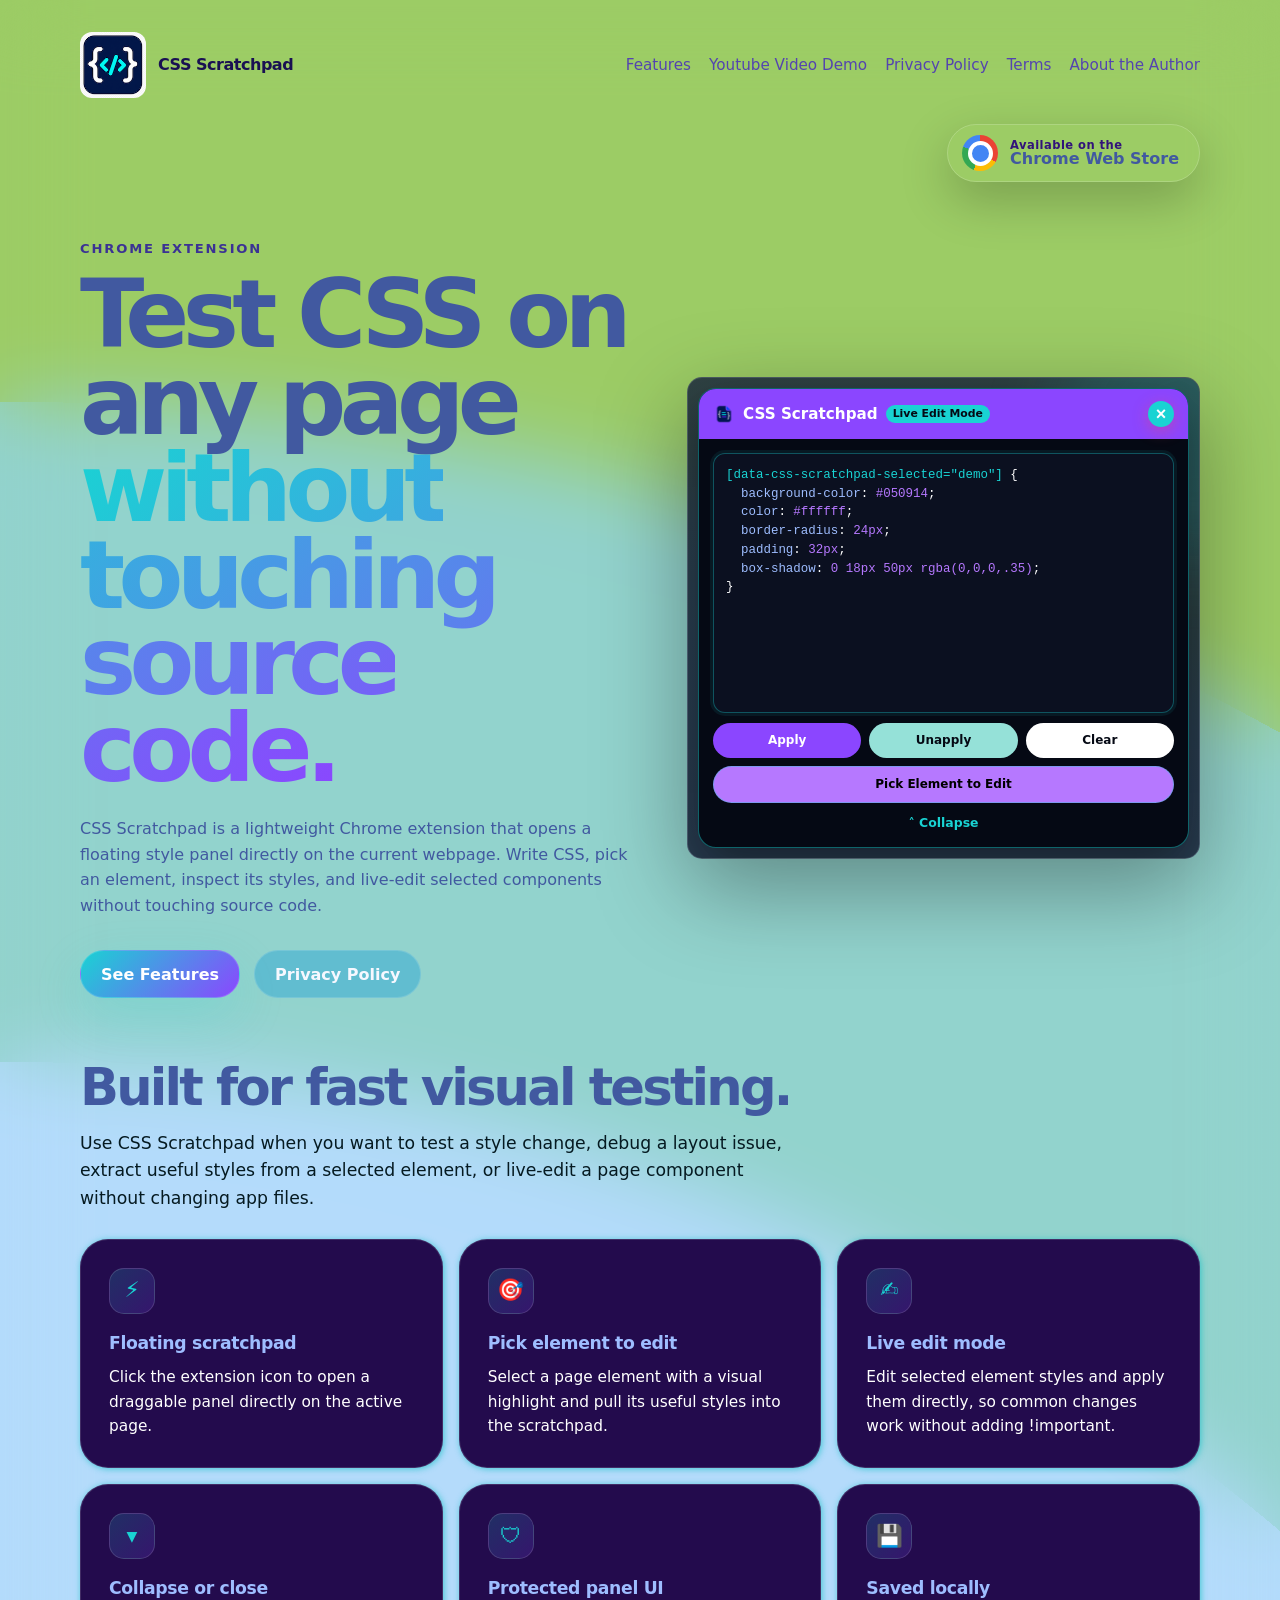
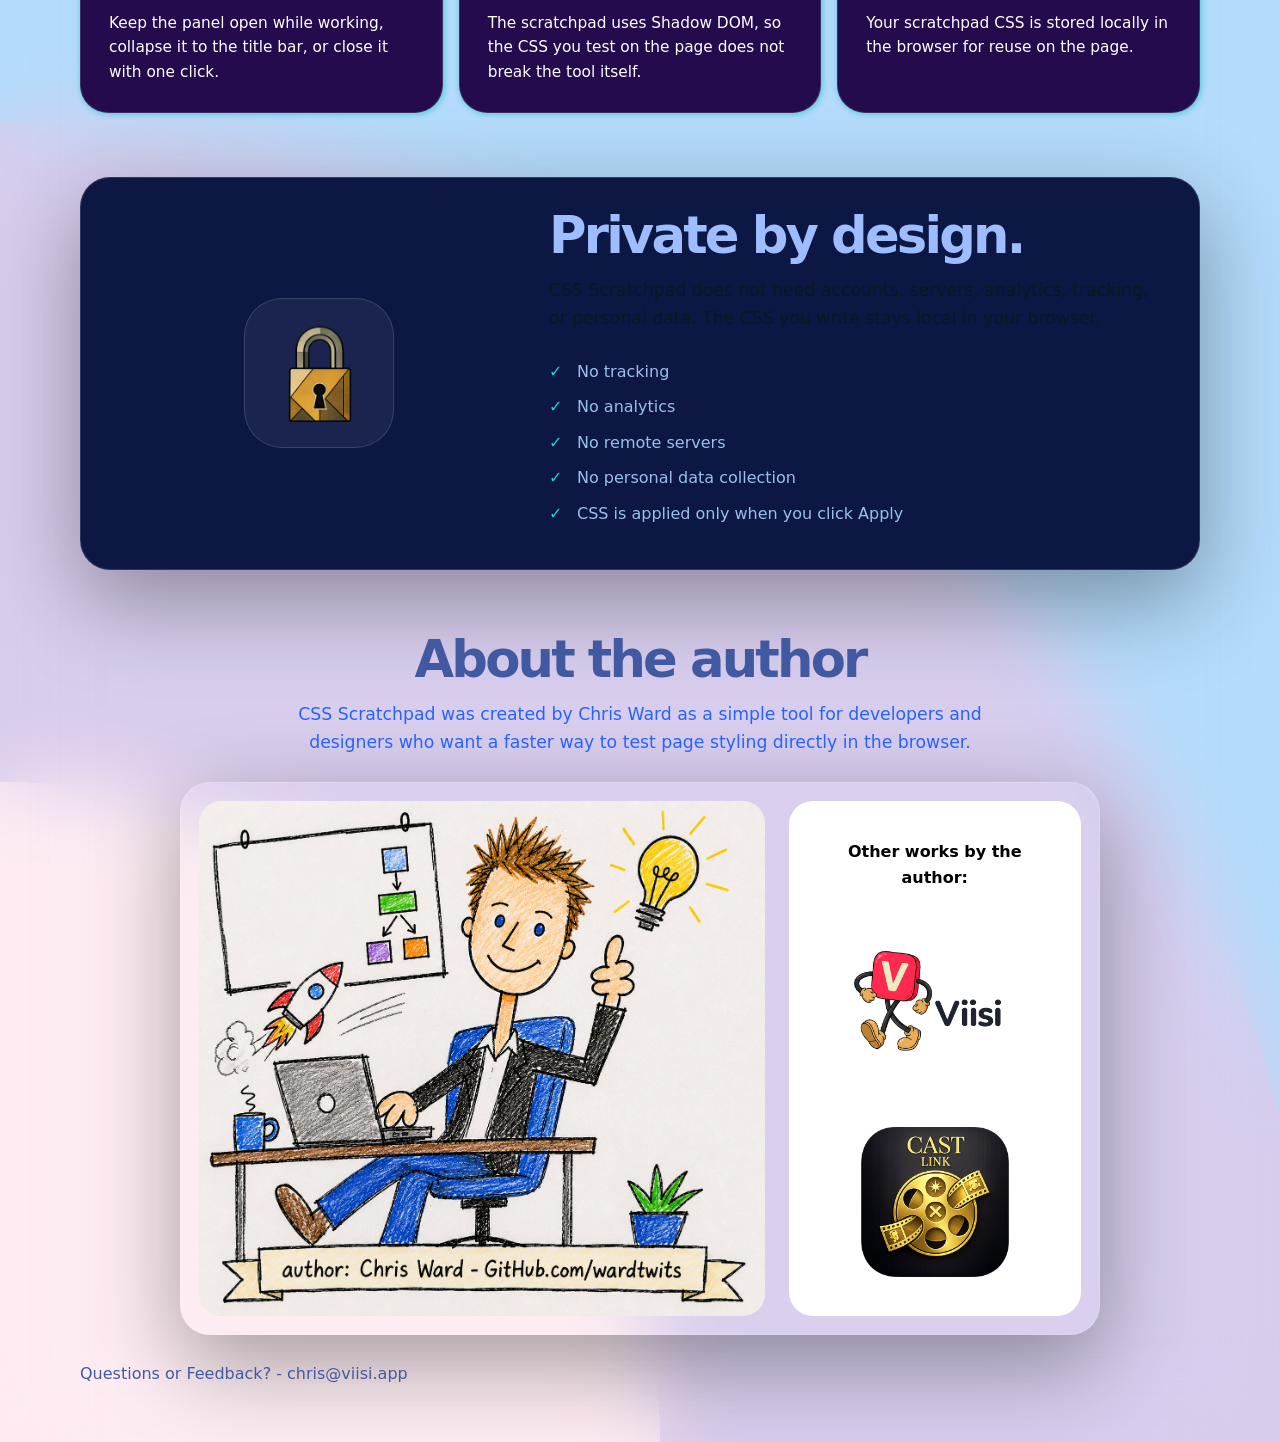
<file: index.html>
<!doctype html>
<html lang="en">
<head>
  <meta charset="utf-8" />
  <meta name="viewport" content="width=device-width, initial-scale=1" />
  <title>CSS Scratchpad</title>
  <meta
    name="description"
    content="CSS Scratchpad is a lightweight Chrome extension with a floating style panel, element picker, and live edit mode for testing CSS directly on any webpage."
  />
   <link rel="stylesheet" href="css/main.css" />
   <style>
    body {
   background-image: radial-gradient(
    circle at bottom left,
    rgb(236, 64, 122, 0.1) 20%,
    rgb(156, 204, 101, 0.2) 20%,
    rgb(126, 87, 194, 0.3) 20%,
    rgb(126, 87, 194, 0.3) 40%,
    rgb(66, 165, 245, 0.4) 40%,
    rgb(66, 165, 245, 0.4) 60%,
    rgb(38, 166, 154, 0.5) 60%,
    rgb(38, 166, 154, 0.5) 80%,
    #9ccc65 80%
  );
    backdrop-filter: blur(40px); 
     -webkit-backdrop-filter: blur(40px); 
    }
    .lock {
      width: 75%;
      height: auto;
    }
    .brand {

  display: flex;

  align-items: center;

  gap: 12px;

  color: rgb(25, 16, 82);

  font-weight: 800;

  letter-spacing: -0.03em;

  text-decoration: none;

}

.brand-logo {

  display: block;

  width: 66px;

  height: auto;

  object-fit: contain;

  border-radius: 12px;

  background: transparent;

}
    .feature-card {
box-shadow: 1px 1px 6px rgba(18, 193, 199, 0.7);
}
   </style>
</head>

<body>
  <main class="page">
<header class="site-header">

  <div class="nav">

<a class="brand" href="index.html" aria-label="CSS Scratchpad home">

  <img class="brand-logo" src="icons/icon128.png" alt="CSS Scratchpad logo" />

  <span>CSS Scratchpad</span>

</a>

    <nav class="nav-links" aria-label="Primary navigation">

      <a href="#features">Features</a>
      <a href="https://www.youtube.com/watch?v=yzAQKqkq5pc" target="_blank" rel="noopener noreferrer">Youtube Video Demo</a>

      <a href="privacy-policy.html">Privacy Policy</a>
      <a href="terms.html">Terms</a>

      <a href="#about">About the Author</a>
      

    </nav>

  </div>

  <div class="store-cta-row">

    <a class="button chrome-store-button" href="https://chromewebstore.google.com/detail/jdnkfapcdcobhmbhhinhdlhfdgpoodgl?utm_source=item-share-cb" target="_blank" rel="noopener noreferrer">

      <span class="chrome-store-icon" aria-hidden="true">

        <span></span>

      </span>

      <span>

        <small>Available on the</small>

        Chrome Web Store

      </span>

    </a>

  </div>

</header>

    <section class="hero">
      <div>
        <p class="eyebrow">Chrome Extension</p>
        <h1>
          Test CSS on any page
          <span class="gradient-text">without touching source code.</span>
        </h1>

        <p class="hero-copy">
          CSS Scratchpad is a lightweight Chrome extension that opens a floating style panel directly on the current webpage.
          Write CSS, pick an element, inspect its styles, and live-edit selected components without touching source code.
        </p>

        <div class="actions">

          <a class="button button-primary" href="#features">See Features</a>
          <a class="button button-secondary" href="privacy-policy.html">Privacy Policy</a>
        </div>
      </div>

      <aside class="mockup" aria-label="CSS Scratchpad floating panel preview">
        <div class="scratchpad-preview">
          <div class="scratchpad-titlebar">
            <div class="scratchpad-title">
              <img src="icons/action48.png" alt="" />
              <span>CSS Scratchpad</span>
              <span class="live-label">Live Edit Mode</span>
            </div>
            <button aria-label="Close preview">×</button>
          </div>

          <div class="scratchpad-body">
            <pre class="scratchpad-code"><span class="selector">[data-css-scratchpad-selected="demo"]</span> {
  <span class="property">background-color</span>: <span class="value">#050914</span>;
  <span class="property">color</span>: <span class="value">#ffffff</span>;
  <span class="property">border-radius</span>: <span class="value">24px</span>;
  <span class="property">padding</span>: <span class="value">32px</span>;
  <span class="property">box-shadow</span>: <span class="value">0 18px 50px rgba(0,0,0,.35)</span>;
}</pre>

            <div class="scratchpad-actions" aria-hidden="true">
              <span class="primary-action">Apply</span>
              <span class="btn-unapply">Unapply</span>
              <span class="btn-clear">Clear</span>
            </div>

            <div class="pick-button" aria-hidden="true">Pick Element to Edit</div>
            <div class="collapse-link">˄ Collapse</div>
          </div>
        </div>
      </aside>
    </section>

    <section id="features" class="section">
      <h2>Built for fast visual testing.</h2>
      <p class="section-intro">
        Use CSS Scratchpad when you want to test a style change, debug a layout issue,
        extract useful styles from a selected element, or live-edit a page component without changing app files.
      </p>

      <div class="feature-grid">
        <article class="feature-card">
          <div class="feature-icon">⚡</div>
          <h3>Floating scratchpad</h3>
          <p>Click the extension icon to open a draggable panel directly on the active page.</p>
        </article>

        <article class="feature-card">
          <div class="feature-icon">🎯</div>
          <h3>Pick element to edit</h3>
          <p>Select a page element with a visual highlight and pull its useful styles into the scratchpad.</p>
        </article>

        <article class="feature-card">
          <div class="feature-icon">✍️</div>
          <h3>Live edit mode</h3>
          <p>Edit selected element styles and apply them directly, so common changes work without adding !important.</p>
        </article>

        <article class="feature-card">
          <div class="feature-icon">▾</div>
          <h3>Collapse or close</h3>
          <p>Keep the panel open while working, collapse it to the title bar, or close it with one click.</p>
        </article>

        <article class="feature-card">
          <div class="feature-icon">🛡</div>
          <h3>Protected panel UI</h3>
          <p>The scratchpad uses Shadow DOM, so the CSS you test on the page does not break the tool itself.</p>
        </article>

        <article class="feature-card">
          <div class="feature-icon">💾</div>
          <h3>Saved locally</h3>
          <p>Your scratchpad CSS is stored locally in the browser for reuse on the page.</p>
        </article>
      </div>
    </section>

    <section id="privacy" class="section">
      <div class="privacy-panel">
        <div class="privacy-badge" aria-hidden="true"><img class="lock" src="images/lock.png"></div>

        <div>
          <h2>Private by design.</h2>
          <p class="section-intro">
            CSS Scratchpad does not need accounts, servers, analytics, tracking, or personal data.
            The CSS you write stays local in your browser.
          </p>

          <ul class="privacy-list">
            <li>No tracking</li>
            <li>No analytics</li>
            <li>No remote servers</li>
            <li>No personal data collection</li>
            <li>CSS is applied only when you click Apply</li>
          </ul>
        </div>
      </div>
    </section>



<section id="about" class="section author"> 

  <h2>About the author</h2>

  <p class="section-intro author-intro">

    CSS Scratchpad was created by Chris Ward as a simple tool for developers and designers who want a faster way

    to test page styling directly in the browser.

  </p>

  <div class="author-card">

    <a class="author-image-link" href="https://www.github.com/wardtwits" target="_blank" rel="noopener noreferrer">

      <img src="images/author.png" alt="Illustration of Chris Ward working at a desk with a laptop, rocket, flowchart, and lightbulb." />

    </a>

    <div class="other-works">

      <span>Other works by the author:</span>

      <a class="viisi" href="https://viisi.app/" target="_blank" rel="noopener noreferrer">

        <img src="images/ViisiLogo.png" alt="Viisi - A Satisfying Game" />

      </a>

      <a class="castlink" href="https://castlink.app/" target="_blank" rel="noopener noreferrer">

        <img src="images/CastLinkLogo.png" alt="CastLink - Movie/TV Connections" />

      </a>


    </div>

  </div>

</section>
<br>
    <footer class="footer">
        Questions or Feedback? - chris@viisi.app
    </footer>
  </main>
</body>
</html>
</file>
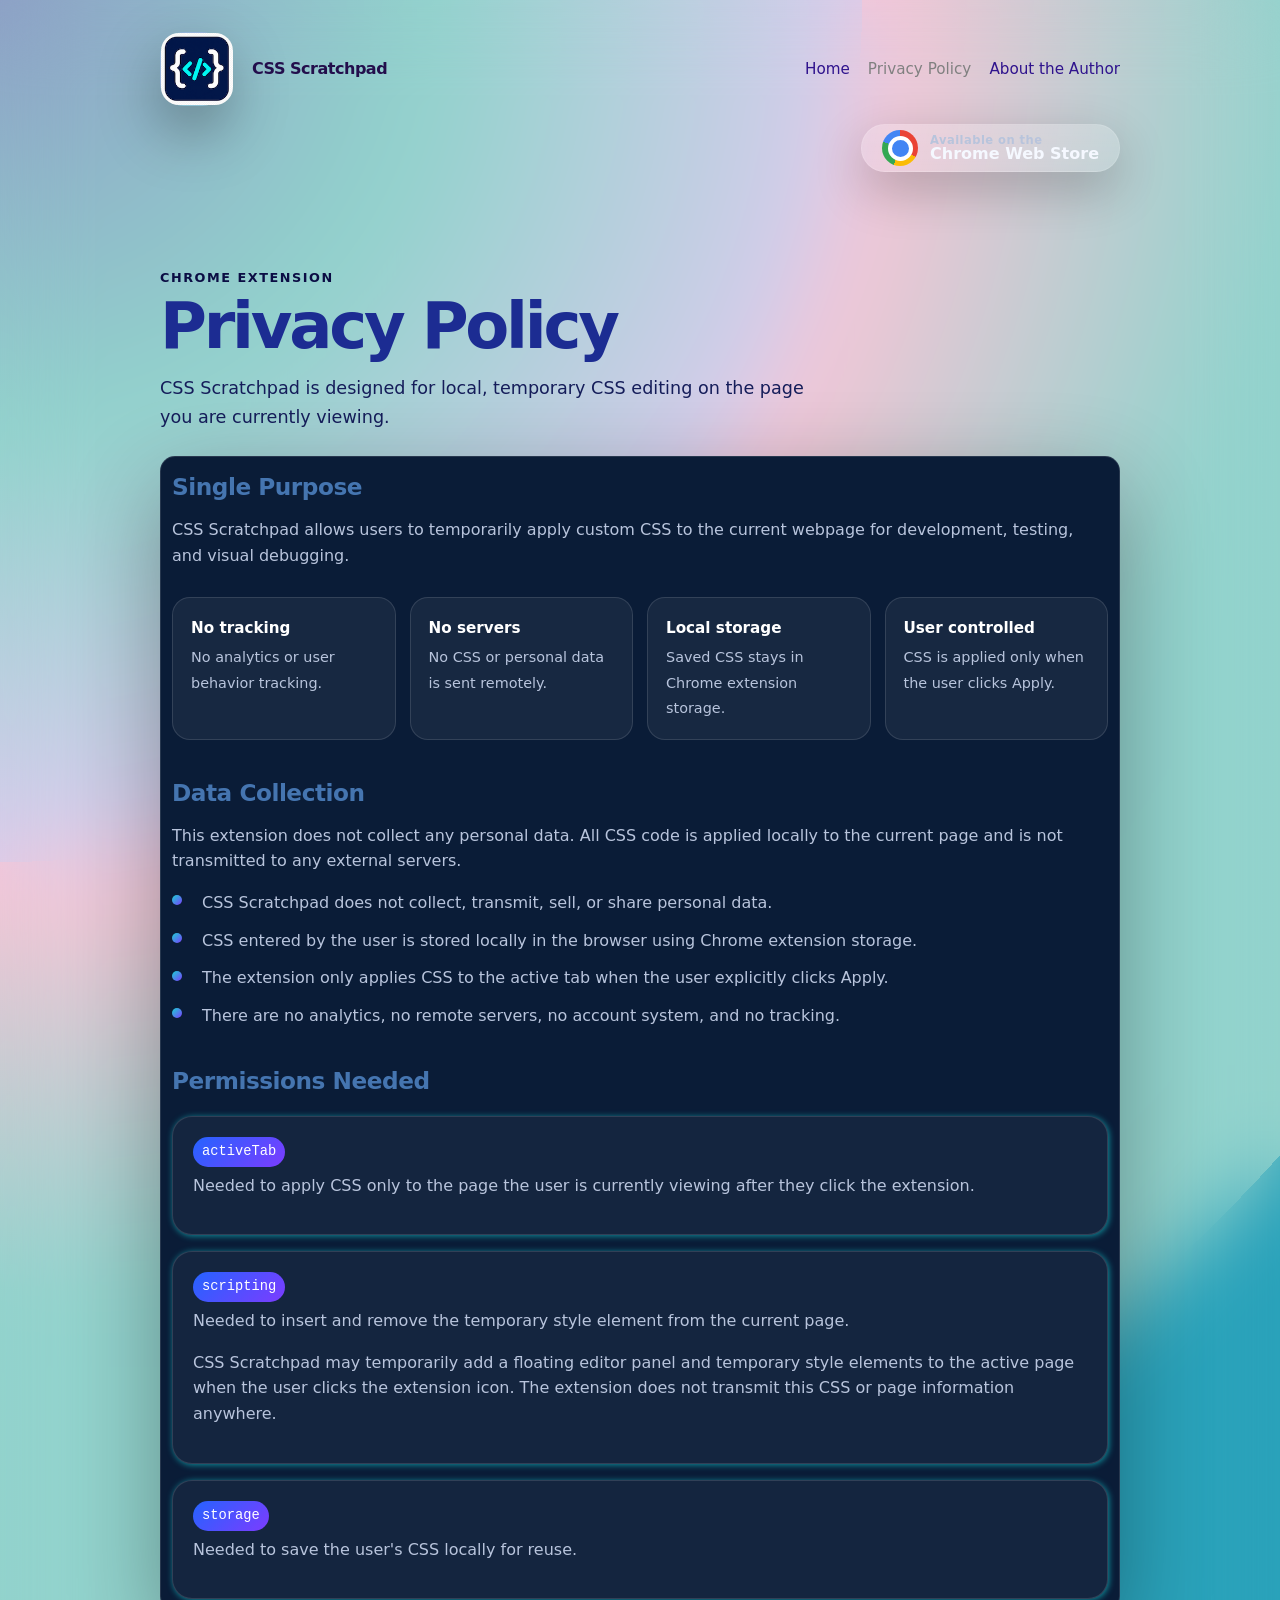
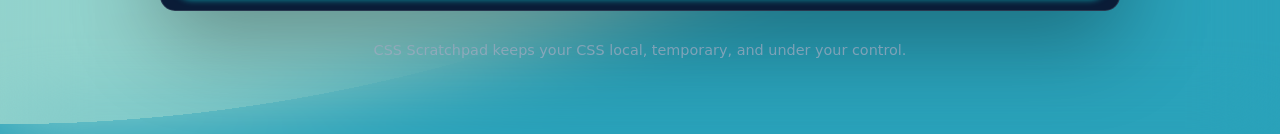
<file: privacy-policy.html>
<!doctype html>
<html lang="en">
<head>
  <meta charset="utf-8" />
  <meta name="viewport" content="width=device-width, initial-scale=1" />
  <title>CSS Scratchpad Privacy Policy</title>

  <style>
    :root {
      --bg: #081226;
      --panel: #0f1f3d;
      --panel-light: #14294f;
      --text: #f5f8ff;
      --muted: #b8c4dc;
      --cyan: #19d3d3;
      --blue: #2563ff;
      --purple: #7c3cff;
      --border: rgba(255, 255, 255, 0.12);
    }

    * {
      box-sizing: border-box;
    }

    body {
      margin: 0;
      min-height: 100vh;
      font-family: Inter, ui-sans-serif, system-ui, -apple-system, BlinkMacSystemFont, "Segoe UI", sans-serif;
      color: rgb(28, 44, 146);
      background:
        radial-gradient(circle at top left, rgba(37, 99, 255, 0.32), transparent 34rem),
        radial-gradient(circle at top right, rgba(124, 60, 255, 0.22), transparent 30rem),
        linear-gradient(135deg, #050a16 0%, var(--bg) 100%);
      line-height: 1.6;
    }

    .page {
      width: min(960px, calc(100% - 32px));
      margin: 0 auto;
      padding: 56px 0;
    }
  
    body {
   background-image: radial-gradient(
    circle at top left,
   rgba(28, 66, 141, 0.5),
    rgb(38, 166, 154, 0.5) 20%,
    rgb(126, 87, 194, 0.3) 40%,
    rgba(31, 94, 146, 0.7) 40%,
    rgb(236, 64, 122, 0.3) 20%,
    rgb(38, 166, 154, 0.5) 60%,
    rgb(38, 166, 154, 0.5) 80%,
    rgb(236, 64, 122, 0.7) 80%,
    rgb(156, 204, 101, 0.5) 80%,
    #2aa2ba 60%
  );
    backdrop-filter: blur(40px); 
     -webkit-backdrop-filter: blur(40px); 
    }
    .hero {
      display: flex;
      align-items: center;
      gap: 24px;
      margin-bottom: 32px;
    }

    .logo-wrap {
      width: 66px;
      height: auto;
      flex: 0 0 auto;
      display: grid;
      place-items: center;
      border-radius: 24px;
      background: linear-gradient(135deg, rgba(25, 211, 211, 0.2), rgba(124, 60, 255, 0.18));
      border: 1px solid var(--border);
      box-shadow: 0 24px 60px rgba(0, 0, 0, 0.35);
     
    }

    .logo-wrap img {
      width: 72px;
      height: 72px;
      display: block;
      border-radius: 18px;
    }

    .eyebrow {
      margin: 0 0 6px;
      color: rgb(11, 13, 68);
      font-size: 0.8rem;
      font-weight: 700;
      letter-spacing: 0.12em;
      text-transform: uppercase;
    }

    h1 {
      margin: 0;
      font-size: clamp(2.25rem, 6vw, 4rem);
      line-height: 1;
      letter-spacing: -0.05em;
    }

    .subtitle {
      max-width: 680px;
      margin: 16px 0 0;
      color: rgb(21, 29, 90);
      font-size: 1.1rem;
    }

    .card {
      padding: 11px;
      border: 1px solid var(--border);
      border-radius: 15px;
      background:rgb(10, 28, 55);
      box-shadow: 0 30px 90px rgba(0, 0, 0, 0.32);
      backdrop-filter: blur(16px);
      h2 {
        color: rgb(69, 117, 176);
      }
    }

    .summary-grid {
      display: grid;
      grid-template-columns: repeat(4, 1fr);
      gap: 14px;
      margin: 28px 0;
    }

    .summary-item {
      padding: 18px;
      border-radius: 18px;
      background: rgba(255, 255, 255, 0.055);
      border: 1px solid var(--border);
    }

    .summary-item strong {
      display: block;
      margin-bottom: 4px;
      font-size: 0.95rem;
      color:white;
    }

    .summary-item span {
      color: var(--muted);
      font-size: 0.9rem;
    }

    h2 {
      margin: 34px 0 12px;
      font-size: 1.45rem;
      letter-spacing: -0.02em;
    }

    h2:first-child {
      margin-top: 0;
    }

    p {
      margin: 0 0 16px;
      color: var(--muted);
    }

    ul {
      margin: 12px 0 0;
      padding: 0;
      list-style: none;
    }

    li {
      position: relative;
      margin: 12px 0;
      padding-left: 30px;
      color: var(--muted);
    }

    li::before {
      content: "";
      position: absolute;
      left: 0;
      top: 0.65em;
      width: 10px;
      height: 10px;
      border-radius: 999px;
      background: linear-gradient(135deg, var(--cyan), var(--purple));
      transform: translateY(-50%);
    }

    .permission {
      margin-top: 16px;
      padding: 20px;
      border-radius: 20px;
      background: rgba(255,255,255,0.045);
      border: 1px solid var(--border);
    }

    .permission code {
      display: inline-block;
      margin-bottom: 6px;
      padding: 4px 9px;
      border-radius: 999px;
      color: white;
      background: linear-gradient(135deg, var(--blue), var(--purple));
      font-family: ui-monospace, SFMono-Regular, Menlo, Monaco, Consolas, monospace;
      font-size: 0.86rem;
    }

    .footer {
      margin-top: 28px;
      color: rgba(184, 196, 220, 0.72);
      font-size: 0.9rem;
      text-align: center;
    }

    @media (max-width: 720px) {
.nav {

  align-items: flex-start;

  flex-direction: column;

}

.nav-links {

  flex-wrap: wrap;

}
      .hero {
        align-items: flex-start;
        flex-direction: column;
      }

      .summary-grid {
        grid-template-columns: repeat(2, 1fr);
      }

      .card {
        padding: 24px;
      }
    }

    @media (max-width: 440px) {
      .summary-grid {
        grid-template-columns: 1fr;
      }
    }
    .site-header {

  margin-bottom: 40px;

}

.store-cta-row {

  width: min(960px, calc(100% - 32px));

  margin: 18px auto 0;

  display: flex;

  justify-content: flex-end;

}
    .permission {
box-shadow: 1px 1px 6px rgba(18, 193, 199, 0.7);
}

.nav {

  width: min(960px, calc(100% - 32px));

  margin: 0 auto;

  padding-top: 32px;

  display: flex;

  align-items: center;

  justify-content: space-between;

  gap: 16px;

}

.brand {
  display: flex;
  align-items: center;
  gap: 12px;
  font-weight: 800;
  letter-spacing: -0.03em;
  span {margin-left: 14px; color:rgb(35, 14, 76);}
}

.brand-mark {
  width: 44px;
  height: 44px;
  display: grid;
  place-items: center;
  border-radius: 14px;
  background: linear-gradient(135deg, rgba(25, 211, 211, 0.18), rgba(124, 60, 255, 0.18));
  border: 1px solid var(--border);
  box-shadow: 0 16px 40px rgba(0, 0, 0, 0.28);
  font-size: 1.25rem;
}

.nav-links {
  display: flex;
  align-items: center;
  gap: 18px;
  color: rgb(47, 19, 141);
  font-size: 0.95rem;
  span {
    color: grey;
  }
}

.nav-links a {
  color: inherit;
  text-decoration: none;
}

.nav-links a:hover {
  color: var(--text);
}
.brand {

  color: var(--text);

  text-decoration: none;

}
.chrome-store-button {
  min-height: 58px;
  gap: 12px;
  padding: 8px 20px 8px 14px;
  color: var(--text);
  background:
    linear-gradient(180deg, rgba(255,255,255,0.12), rgba(255,255,255,0.05)),
    rgba(255, 255, 255, 0.08);
  border: 1px solid rgba(255, 255, 255, 0.18);
  box-shadow: 0 18px 50px rgba(0, 0, 0, 0.22);
}

.chrome-store-button:hover {
  transform: translateY(-1px);
  background:
    linear-gradient(180deg, rgba(255,255,255,0.16), rgba(255,255,255,0.07)),
    rgba(255, 255, 255, 0.1);
}

.chrome-store-button span:last-child {
  display: flex;
  flex-direction: column;
  align-items: flex-start;
  line-height: 1.05;
}

.chrome-store-button small {
  color: var(--muted);
  font-size: 0.72rem;
  font-weight: 700;
  letter-spacing: 0.04em;
}

.chrome-store-icon {
  width: 36px;
  height: 36px;
  position: relative;
  display: grid;
  place-items: center;
  flex: 0 0 auto;
  border-radius: 999px;
  background:
    conic-gradient(
      #ea4335 0deg 120deg,
      #fbbc05 120deg 200deg,
      #34a853 200deg 290deg,
      #4285f4 290deg 360deg
    );
}

.chrome-store-icon::before {
  content: "";
  position: absolute;
  width: 17px;
  height: 17px;
  border-radius: 999px;
  background: #4285f4;
  border: 4px solid #ffffff;
}

.chrome-store-icon span {
  display: none;
}
    .actions {
      display: flex;
      flex-wrap: wrap;
      gap: 14px;
      margin-top: 32px;
    }
    .button {

  display: inline-flex;

  align-items: center;

  justify-content: center;

  min-height: 48px;

  padding: 0 20px;

  border-radius: 999px;

  font-weight: 800;

  text-decoration: none;

  border: 1px solid var(--border);

}
  </style>
   
</head>

<body>
<header class="site-header">

  <div class="nav">

    <a class="brand" href="index.html" aria-label="CSS Scratchpad home">

            <div class="logo-wrap">
        <img src="icons/icon128.png" alt="CSS Scratchpad logo" />
      </div>

      <span>CSS Scratchpad</span>

    </a>

    <nav class="nav-links" aria-label="Primary navigation">

      <a href="index.html">Home</a>
      <span>Privacy Policy</span>
      <a href="index.html#about">About the Author</a>

    </nav>

  </div>

  <div class="store-cta-row">

    <a class="button chrome-store-button" href="https://chromewebstore.google.com/detail/jdnkfapcdcobhmbhhinhdlhfdgpoodgl?utm_source=item-share-cb" target="_blank" rel="noopener noreferrer">

      <span class="chrome-store-icon" aria-hidden="true">

        <span></span>

      </span>

      <span>

        <small>Available on the</small>

        Chrome Web Store

      </span>

    </a>

  </div>

</header>
    
  <main class="page">


      <div>
        <p class="eyebrow">Chrome Extension</p>
        <h1>Privacy Policy</h1>
        <p class="subtitle">
          CSS Scratchpad is designed for local, temporary CSS editing on the page you are currently viewing.
        </p>
      </div>
    </section>
<br>
    <section class="card">
      <h2>Single Purpose</h2>
      <p>
        CSS Scratchpad allows users to temporarily apply custom CSS to the current webpage for development,
        testing, and visual debugging.
      </p>

      <div class="summary-grid" aria-label="Privacy summary">
        <div class="summary-item">
          <strong>No tracking</strong>
          <span>No analytics or user behavior tracking.</span>
        </div>

        <div class="summary-item">
          <strong>No servers</strong>
          <span>No CSS or personal data is sent remotely.</span>
        </div>

        <div class="summary-item">
          <strong>Local storage</strong>
          <span>Saved CSS stays in Chrome extension storage.</span>
        </div>

        <div class="summary-item">
          <strong>User controlled</strong>
          <span>CSS is applied only when the user clicks Apply.</span>
        </div>
      </div>

      <h2>Data Collection</h2>
      <p>
        This extension does not collect any personal data. All CSS code is applied locally to the current page
        and is not transmitted to any external servers.
      </p>

      <ul>
        <li>CSS Scratchpad does not collect, transmit, sell, or share personal data.</li>
        <li>CSS entered by the user is stored locally in the browser using Chrome extension storage.</li>
        <li>The extension only applies CSS to the active tab when the user explicitly clicks Apply.</li>
        <li>There are no analytics, no remote servers, no account system, and no tracking.</li>
      </ul>

      <h2>Permissions Needed</h2>

      <div class="permission">
        <code>activeTab</code>
        <p>
          Needed to apply CSS only to the page the user is currently viewing after they click the extension.
        </p>
      </div>

      <div class="permission">
        <code>scripting</code>
        <p>
          Needed to insert and remove the temporary style element from the current page.
        </p>
        <p>CSS Scratchpad may temporarily add a floating editor panel and temporary style elements to the active page when the user clicks the extension icon. The extension does not transmit this CSS or page information anywhere.</p>
      </div>

      <div class="permission">
        <code>storage</code>
        <p>
          Needed to save the user's CSS locally for reuse.
        </p>
      </div>
    </section>

    <p class="footer">
      CSS Scratchpad keeps your CSS local, temporary, and under your control.
    </p>
  </main>
</body>
</html>
</file>
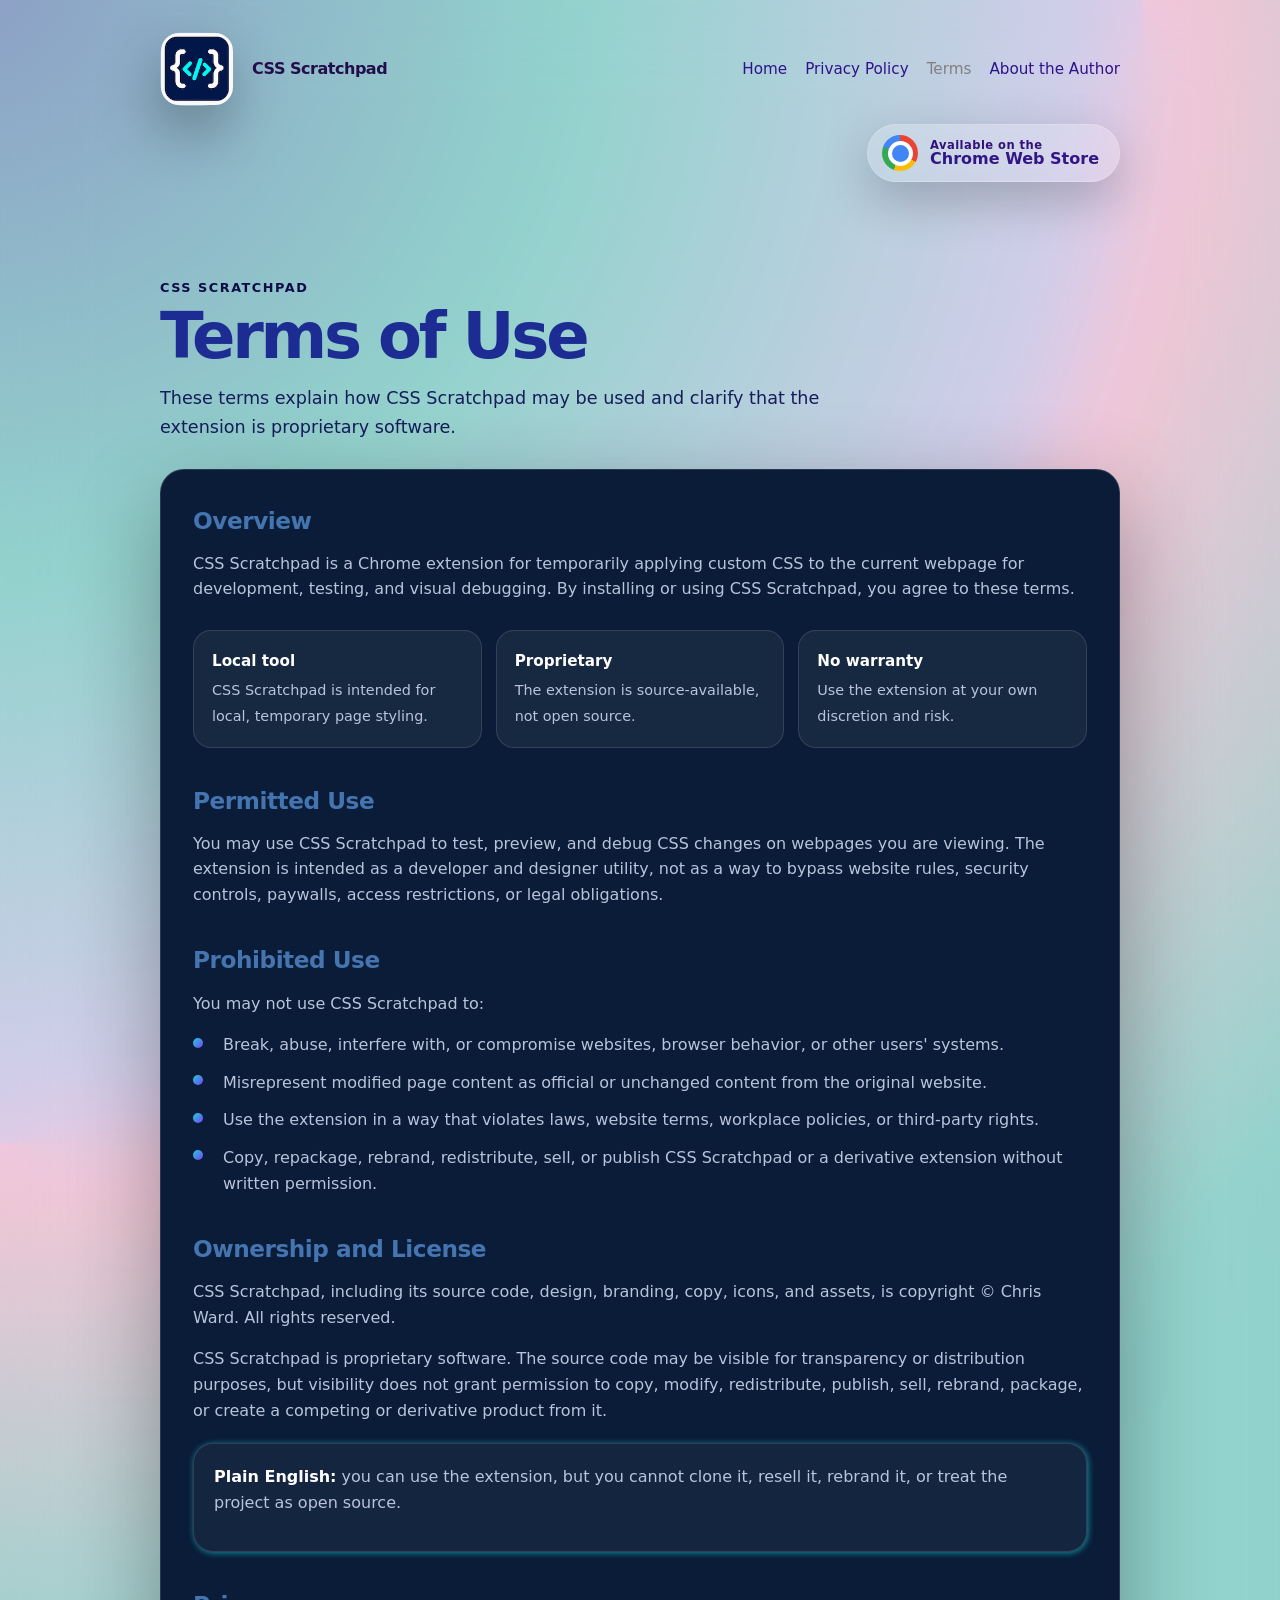
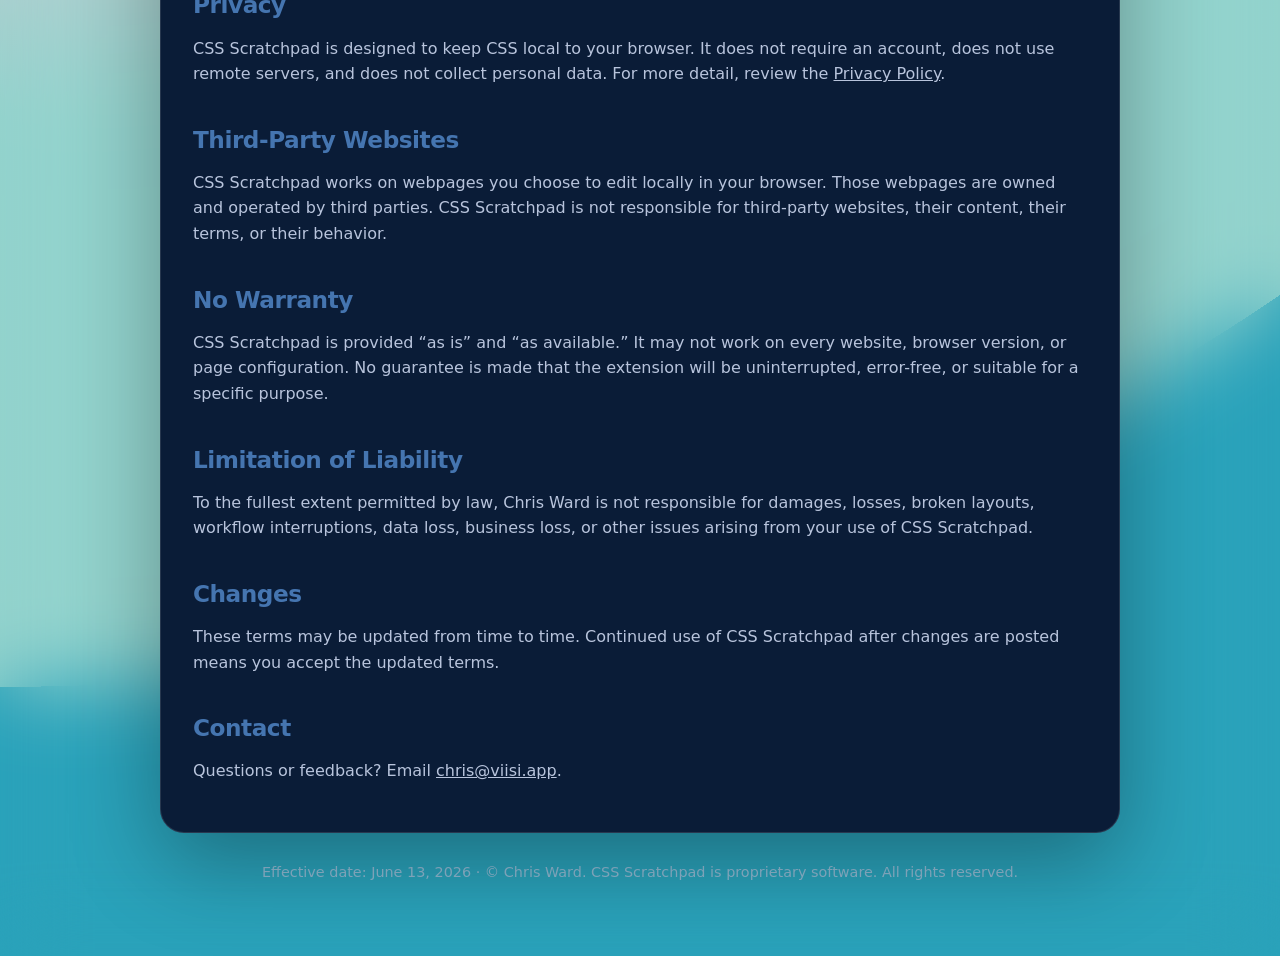
<file: terms.html>
<!doctype html>
<html lang="en">
<head>
  <meta charset="utf-8" />
  <meta name="viewport" content="width=device-width, initial-scale=1" />
  <title>CSS Scratchpad Terms of Use</title>
  <meta
    name="description"
    content="Terms of Use for CSS Scratchpad, a Chrome extension for temporary local CSS editing and visual debugging."
  />

  <style>
    :root {
      --bg: #081226;
      --panel: #0f1f3d;
      --panel-light: #14294f;
      --text: #f5f8ff;
      --muted: #b8c4dc;
      --cyan: #19d3d3;
      --blue: #2563ff;
      --purple: #7c3cff;
      --border: rgba(255, 255, 255, 0.12);
    }

    * {
      box-sizing: border-box;
    }

    body {
      margin: 0;
      min-height: 100vh;
      font-family: Inter, ui-sans-serif, system-ui, -apple-system, BlinkMacSystemFont, "Segoe UI", sans-serif;
      color: rgb(28, 44, 146);
      background-image: radial-gradient(
        circle at top left,
        rgba(28, 66, 141, 0.5),
        rgb(38, 166, 154, 0.5) 20%,
        rgb(126, 87, 194, 0.3) 40%,
        rgba(31, 94, 146, 0.7) 40%,
        rgb(236, 64, 122, 0.3) 20%,
        rgb(38, 166, 154, 0.5) 60%,
        rgb(38, 166, 154, 0.5) 80%,
        rgb(236, 64, 122, 0.7) 80%,
        rgb(156, 204, 101, 0.5) 80%,
        #2aa2ba 60%
      );
      backdrop-filter: blur(40px);
      -webkit-backdrop-filter: blur(40px);
      line-height: 1.6;
    }

    a {
      color: inherit;
    }

    .site-header {
      margin-bottom: 40px;
    }

    .nav {
      width: min(960px, calc(100% - 32px));
      margin: 0 auto;
      padding-top: 32px;
      display: flex;
      align-items: center;
      justify-content: space-between;
      gap: 16px;
    }

    .brand {
      display: flex;
      align-items: center;
      gap: 12px;
      color: var(--text);
      font-weight: 800;
      letter-spacing: -0.03em;
      text-decoration: none;
    }

    .brand span {
      margin-left: 14px;
      color: rgb(35, 14, 76);
    }

    .logo-wrap {
      width: 66px;
      height: auto;
      flex: 0 0 auto;
      display: grid;
      place-items: center;
      border-radius: 24px;
      background: linear-gradient(135deg, rgba(25, 211, 211, 0.2), rgba(124, 60, 255, 0.18));
      border: 1px solid var(--border);
      box-shadow: 0 24px 60px rgba(0, 0, 0, 0.35);
    }

    .logo-wrap img {
      width: 72px;
      height: 72px;
      display: block;
      border-radius: 18px;
    }

    .nav-links {
      display: flex;
      align-items: center;
      gap: 18px;
      color: rgb(47, 19, 141);
      font-size: 0.95rem;
    }

    .nav-links a {
      color: inherit;
      text-decoration: none;
    }

    .nav-links a:hover {
      color: var(--text);
    }

    .nav-links span {
      color: grey;
    }

    .store-cta-row {
      width: min(960px, calc(100% - 32px));
      margin: 18px auto 0;
      display: flex;
      justify-content: flex-end;
    }

    .button {
      display: inline-flex;
      align-items: center;
      justify-content: center;
      min-height: 48px;
      padding: 0 20px;
      border-radius: 999px;
      font-weight: 800;
      text-decoration: none;
      border: 1px solid var(--border);
    }

    .chrome-store-button {
      min-height: 58px;
      gap: 12px;
      padding: 8px 20px 8px 14px;
      color: rgb(49, 22, 134);
      background:
        linear-gradient(180deg, rgba(255,255,255,0.12), rgba(255,255,255,0.05)),
        rgba(255, 255, 255, 0.08);
      border: 1px solid rgba(255, 255, 255, 0.18);
      box-shadow: 0 18px 50px rgba(0, 0, 0, 0.22);
    }

    .chrome-store-button:hover {
      transform: translateY(-1px);
      background:
        linear-gradient(180deg, rgba(255,255,255,0.16), rgba(255,255,255,0.07)),
        rgba(255, 255, 255, 0.1);
    }

    .chrome-store-button span:last-child {
      display: flex;
      flex-direction: column;
      align-items: flex-start;
      line-height: 1.05;
    }

    .chrome-store-button small {
      color: rgb(49, 18, 122);
      font-size: 0.72rem;
      font-weight: 700;
      letter-spacing: 0.04em;
    }

    .chrome-store-icon {
      width: 36px;
      height: 36px;
      position: relative;
      display: grid;
      place-items: center;
      flex: 0 0 auto;
      border-radius: 999px;
      background:
        conic-gradient(
          #ea4335 0deg 120deg,
          #fbbc05 120deg 200deg,
          #34a853 200deg 290deg,
          #4285f4 290deg 360deg
        );
    }

    .chrome-store-icon::before {
      content: "";
      position: absolute;
      width: 17px;
      height: 17px;
      border-radius: 999px;
      background: #4285f4;
      border: 4px solid #ffffff;
    }

    .chrome-store-icon span {
      display: none;
    }

    .page {
      width: min(960px, calc(100% - 32px));
      margin: 0 auto;
      padding: 56px 0;
    }

    .eyebrow {
      margin: 0 0 6px;
      color: rgb(11, 13, 68);
      font-size: 0.8rem;
      font-weight: 700;
      letter-spacing: 0.12em;
      text-transform: uppercase;
    }

    h1 {
      margin: 0;
      font-size: clamp(2.25rem, 6vw, 4rem);
      line-height: 1;
      letter-spacing: -0.05em;
    }

    .subtitle {
      max-width: 720px;
      margin: 16px 0 0;
      color: rgb(21, 29, 90);
      font-size: 1.1rem;
    }

    .card {
      margin-top: 28px;
      padding: 32px;
      border: 1px solid var(--border);
      border-radius: 24px;
      background: rgb(10, 28, 55);
      box-shadow: 0 30px 90px rgba(0, 0, 0, 0.32);
      backdrop-filter: blur(16px);
    }

    .summary-grid {
      display: grid;
      grid-template-columns: repeat(3, 1fr);
      gap: 14px;
      margin: 28px 0;
    }

    .summary-item {
      padding: 18px;
      border-radius: 18px;
      background: rgba(255, 255, 255, 0.055);
      border: 1px solid var(--border);
    }

    .summary-item strong {
      display: block;
      margin-bottom: 4px;
      font-size: 0.95rem;
      color: white;
    }

    .summary-item span {
      color: var(--muted);
      font-size: 0.9rem;
    }

    h2 {
      margin: 34px 0 12px;
      color: rgb(69, 117, 176);
      font-size: 1.45rem;
      letter-spacing: -0.02em;
    }

    h2:first-child {
      margin-top: 0;
    }

    p {
      margin: 0 0 16px;
      color: var(--muted);
    }

    ul {
      margin: 12px 0 0;
      padding: 0;
      list-style: none;
    }

    li {
      position: relative;
      margin: 12px 0;
      padding-left: 30px;
      color: var(--muted);
    }

    li::before {
      content: "";
      position: absolute;
      left: 0;
      top: 0.65em;
      width: 10px;
      height: 10px;
      border-radius: 999px;
      background: linear-gradient(135deg, var(--cyan), var(--purple));
      transform: translateY(-50%);
    }

    .notice {
      margin-top: 20px;
      padding: 20px;
      border-radius: 20px;
      background: rgba(255,255,255,0.045);
      border: 1px solid var(--border);
      box-shadow: 1px 1px 6px rgba(18, 193, 199, 0.7);
    }

    .notice strong {
      color: white;
    }

    .footer {
      margin-top: 28px;
      color: rgba(184, 196, 220, 0.72);
      font-size: 0.9rem;
      text-align: center;
    }

    @media (max-width: 720px) {
      .nav {
        align-items: flex-start;
        flex-direction: column;
      }

      .nav-links {
        flex-wrap: wrap;
      }

      .store-cta-row {
        justify-content: flex-start;
      }

      .summary-grid {
        grid-template-columns: 1fr;
      }

      .card {
        padding: 24px;
      }
    }
  </style>
</head>

<body>
  <header class="site-header">
    <div class="nav">
      <a class="brand" href="index.html" aria-label="CSS Scratchpad home">
        <div class="logo-wrap">
          <img src="icons/icon128.png" alt="CSS Scratchpad logo" />
        </div>
        <span>CSS Scratchpad</span>
      </a>

      <nav class="nav-links" aria-label="Primary navigation">
        <a href="index.html">Home</a>
        <a href="privacy-policy.html">Privacy Policy</a>
        <span>Terms</span>
        <a href="index.html#about">About the Author</a>
      </nav>
    </div>

    <div class="store-cta-row">
      <a class="button chrome-store-button" href="https://chromewebstore.google.com/detail/jdnkfapcdcobhmbhhinhdlhfdgpoodgl?utm_source=item-share-cb" target="_blank" rel="noopener noreferrer">
        <span class="chrome-store-icon" aria-hidden="true"><span></span></span>
        <span>
          <small>Available on the</small>
          Chrome Web Store
        </span>
      </a>
    </div>
  </header>

  <main class="page">
    <p class="eyebrow">CSS Scratchpad</p>
    <h1>Terms of Use</h1>
    <p class="subtitle">
      These terms explain how CSS Scratchpad may be used and clarify that the extension is proprietary software.
    </p>

    <section class="card">
      <h2>Overview</h2>
      <p>
        CSS Scratchpad is a Chrome extension for temporarily applying custom CSS to the current webpage for development,
        testing, and visual debugging. By installing or using CSS Scratchpad, you agree to these terms.
      </p>

      <div class="summary-grid" aria-label="Terms summary">
        <div class="summary-item">
          <strong>Local tool</strong>
          <span>CSS Scratchpad is intended for local, temporary page styling.</span>
        </div>

        <div class="summary-item">
          <strong>Proprietary</strong>
          <span>The extension is source-available, not open source.</span>
        </div>

        <div class="summary-item">
          <strong>No warranty</strong>
          <span>Use the extension at your own discretion and risk.</span>
        </div>
      </div>

      <h2>Permitted Use</h2>
      <p>
        You may use CSS Scratchpad to test, preview, and debug CSS changes on webpages you are viewing. The extension is
        intended as a developer and designer utility, not as a way to bypass website rules, security controls, paywalls,
        access restrictions, or legal obligations.
      </p>

      <h2>Prohibited Use</h2>
      <p>You may not use CSS Scratchpad to:</p>
      <ul>
        <li>Break, abuse, interfere with, or compromise websites, browser behavior, or other users' systems.</li>
        <li>Misrepresent modified page content as official or unchanged content from the original website.</li>
        <li>Use the extension in a way that violates laws, website terms, workplace policies, or third-party rights.</li>
        <li>Copy, repackage, rebrand, redistribute, sell, or publish CSS Scratchpad or a derivative extension without written permission.</li>
      </ul>

      <h2>Ownership and License</h2>
      <p>
        CSS Scratchpad, including its source code, design, branding, copy, icons, and assets, is copyright © Chris Ward.
        All rights reserved.
      </p>
      <p>
        CSS Scratchpad is proprietary software. The source code may be visible for transparency or distribution purposes,
        but visibility does not grant permission to copy, modify, redistribute, publish, sell, rebrand, package, or create
        a competing or derivative product from it.
      </p>

      <div class="notice">
        <p>
          <strong>Plain English:</strong> you can use the extension, but you cannot clone it, resell it, rebrand it, or
          treat the project as open source.
        </p>
      </div>

      <h2>Privacy</h2>
      <p>
        CSS Scratchpad is designed to keep CSS local to your browser. It does not require an account, does not use remote
        servers, and does not collect personal data. For more detail, review the <a href="privacy-policy.html">Privacy Policy</a>.
      </p>

      <h2>Third-Party Websites</h2>
      <p>
        CSS Scratchpad works on webpages you choose to edit locally in your browser. Those webpages are owned and operated
        by third parties. CSS Scratchpad is not responsible for third-party websites, their content, their terms, or their behavior.
      </p>

      <h2>No Warranty</h2>
      <p>
        CSS Scratchpad is provided “as is” and “as available.” It may not work on every website, browser version, or page
        configuration. No guarantee is made that the extension will be uninterrupted, error-free, or suitable for a specific purpose.
      </p>

      <h2>Limitation of Liability</h2>
      <p>
        To the fullest extent permitted by law, Chris Ward is not responsible for damages, losses, broken layouts, workflow
        interruptions, data loss, business loss, or other issues arising from your use of CSS Scratchpad.
      </p>

      <h2>Changes</h2>
      <p>
        These terms may be updated from time to time. Continued use of CSS Scratchpad after changes are posted means you
        accept the updated terms.
      </p>

      <h2>Contact</h2>
      <p>
        Questions or feedback? Email <a href="mailto:chris@viisi.app">chris@viisi.app</a>.
      </p>
    </section>

    <p class="footer">
      Effective date: June 13, 2026 · © Chris Ward. CSS Scratchpad is proprietary software. All rights reserved.
    </p>
  </main>
</body>
</html>
</file>
<file: css/main.css>
:root {
      --bg: #07101f;
      --bg-soft: #0d1b35;
      --panel: rgba(15, 31, 61, 0.82);
      --text: #f6f8ff;
      --muted: #b8c4dc;
      --cyan: #19d3d3;
      --blue: #2563ff;
      --purple: #8b46ff;
      --border: rgba(255, 255, 255, 0.14);
      --shadow: 0 30px 90px rgba(0, 0, 0, 0.35);
    }

    * {
      box-sizing: border-box;
    }

    body {
      margin: 0;
      min-height: 100vh;
      font-family: Inter, ui-sans-serif, system-ui, -apple-system, BlinkMacSystemFont, "Segoe UI", sans-serif;
      color: #4159a0;
      background:
        radial-gradient(circle at 18% 0%, rgba(37, 99, 255, 0.32), transparent 34rem),
        radial-gradient(circle at 86% 14%, rgba(139, 70, 255, 0.22), transparent 32rem),
        linear-gradient(135deg, #050914 0%, var(--bg) 100%);
      line-height: 1.6;
    }

    a {
      color: inherit;
    }

    .page {
      width: min(1120px, calc(100% - 32px));
      margin: 0 auto;
      padding: 32px 0 56px;
    }

    .nav {
      display: flex;
      align-items: center;
      justify-content: space-between;
      gap: 16px;
      margin-bottom: 26px;
    }

    .brand {
      display: flex;
      align-items: center;
      gap: 12px;
      font-weight: 800;
      letter-spacing: -0.03em;
    }

    .brand-mark {
      width: 44px;
      height: 44px;
      display: grid;
      place-items: center;
      border-radius: 14px;
      background: linear-gradient(135deg, rgba(25, 211, 211, 0.18), rgba(139, 70, 255, 0.18));
      border: 1px solid var(--border);
      box-shadow: 0 16px 40px rgba(0, 0, 0, 0.28);
      font-size: 1.25rem;
    }

    .nav-links {
      display: flex;
      align-items: center;
      gap: 18px;
      color: rgb(84, 68, 175);
      font-size: 0.95rem;
    }

    .nav-links a {
      text-decoration: none;
    }

    .nav-links a:hover {
      color: var(--text);
    }


    .hero {
      display: grid;
      grid-template-columns: 1.05fr 0.95fr;
      gap: 40px;
      align-items: center;
      margin-bottom: 64px;
    }

    .eyebrow {
      margin: 0 0 12px;
      color: rgb(59, 50, 148);
      font-size: 0.82rem;
      font-weight: 800;
      letter-spacing: 0.14em;
      text-transform: uppercase;
    }

    h1 {
      margin: 0;
      max-width: 760px;
      font-size: clamp(3rem, 8vw, 5.9rem);
      line-height: 0.92;
      letter-spacing: -0.07em;
    }

    .gradient-text {
      color: var(--cyan);
      background: linear-gradient(135deg, var(--cyan), var(--purple));
      -webkit-background-clip: text;
      background-clip: text;
      -webkit-text-fill-color: transparent;
    }

    .hero-copy {
      max-width: 680px;
      margin: 24px 0 0;
      color: rgb(51, 44, 145)
      font-size: 1.2rem;
    }
.site-header {

  margin-bottom: 56px;

}

.nav {

  display: flex;

  align-items: center;

  justify-content: space-between;

  gap: 16px;

}

.store-cta-row {

  display: flex;

  justify-content: flex-end;

  margin-top: 18px;

}
    .actions {
      display: flex;
      flex-wrap: wrap;
      gap: 14px;
      margin-top: 32px;
    }

    .button {
      display: inline-flex;
      align-items: center;
      justify-content: center;
      min-height: 48px;
      padding: 0 20px;
      border-radius: 999px;
      font-weight: 800;
      text-decoration: none;
      border: 1px solid var(--border);
    }

    .button-primary {
      background: linear-gradient(135deg, var(--cyan), var(--purple));
      color: white;
      box-shadow: 0 18px 50px rgba(25, 211, 211, 0.18);
    }

    .button-secondary {
      color: var(--text);
      background: rgba(41, 164, 212, 0.46);
    }

    .mockup {
      position: relative;
      padding: 10px;
      border: 1px solid var(--border);
      border-radius: 15px;
      background:
        linear-gradient(180deg, rgba(204, 223, 163, 0.08), rgba(255,255,255,0.035)),
        rgba(13, 27, 53, 0.86);
      box-shadow: var(--shadow);
      overflow: hidden;
    }

    .mockup::before {
      content: "";
      position: absolute;
      inset: -80px -120px auto auto;
      width: 260px;
      height: 260px;
      border-radius: 999px;
      background: rgba(25, 211, 211, 0.18);
      filter: blur(36px);
    }

    .browser {
      position: relative;
      border-radius: 22px;
      overflow: hidden;
      border: 1px solid var(--border);
      background: white;
        background-image: radial-gradient(
    circle at bottom left,
    rgb(236, 64, 122, 0.3) 20%,
    rgb(156, 204, 101, 0.2) 20%,
    rgb(126, 87, 194, 0.3) 20%,
    rgb(126, 87, 194, 0.3) 40%,
    rgb(66, 165, 245, 0.4) 40%,
    rgb(66, 165, 245, 0.4) 60%,
    rgb(38, 166, 154, 0.5) 60%,
    rgb(38, 166, 154, 0.5) 80%,
    #9ccc65 40%
  );
      backdrop-filter: blur(20px); 
     -webkit-backdrop-filter: blur(20px); 
    }

    .browser-bar {
      display: flex;
      align-items: center;
      gap: 8px;
      padding: 14px;
      background: rgb(103, 162, 205);
      border-bottom: 1px solid var(--border);
    }

    .dot {
      width: 11px;
      height: 11px;
      border-radius: 999px;
      background: rgba(36, 23, 155, 0.38);
    }

    .address {
      flex: 1;
      margin-left: 8px;
      padding: 7px 12px;
      border-radius: 999px;
      background: rgba(49, 39, 123, 0.07);
      color: white;
      font-size: 0.8rem;
    }

    .code {
      margin: 0;
      padding: 22px;
      min-height: 310px;
      color: #0c367d;
      font-family: ui-monospace, SFMono-Regular, Menlo, Monaco, Consolas, monospace;
      font-size: 0.95rem;
      line-height: 1.75;
      white-space: pre-wrap;
    }
  .castlink img {
      display: block;
      width: 100%;
      height: auto;
      border-radius: 22px;
  }
  .viisi img {
      display: block;
      width: 100%;
      height: auto;
      border-radius: 22px;
  }
    .code .selector {
      color: #19d3d3;
    }

    .code .property {
      color: #9ebdff;
    }

    .code .value {
      color: #b678ff;
    }

    .code .comment {
      color: #7483a3;
    }

    .section {
      margin-top: 64px;
    }

    .section h2 {
      margin: 0 0 16px;
      font-size: clamp(2rem, 4vw, 3.2rem);
      line-height: 1;
      letter-spacing: -0.055em;
    }

    .section-intro {
      max-width: 720px;
      margin: 0 0 26px;
      color:rgb(5, 26, 33);
      font-size: 1.08rem;
    }
    #about .section-intro {
      color:#2563ff;
    }

    .feature-grid {
      display: grid;
      grid-template-columns: repeat(4, 1fr);
      gap: 16px;
    }

    .feature-card {
      padding: 22px;
      border-radius: 24px;
      border: 1px solid var(--border);
      background: rgb(35, 11, 77);
      box-shadow: 0 18px 60px rgba(0, 0, 0, 0.18);
    }

    .feature-icon {
      width: 46px;
      height: 46px;
      display: grid;
      place-items: center;
      margin-bottom: 16px;
      border-radius: 15px;
      background: linear-gradient(135deg, rgba(25, 211, 211, 0.18), rgba(139, 70, 255, 0.18));
      border: 1px solid var(--border);
      color: var(--cyan);
      font-size: 1.35rem;
    }

    .feature-card h3 {
      margin: 0 0 8px;
      font-size: 1.08rem;
      letter-spacing: -0.02em;
      color:#9ebdff;
    }

    .feature-card p {
      margin: 0;
      color: white;
      font-size: 0.96rem;
    }

    .privacy-panel {
      display: grid;
      grid-template-columns: 0.8fr 1.2fr;
      gap: 24px;
      align-items: center;
      padding: 32px;
      border-radius: 30px;
      border: 1px solid var(--border);
      background:  rgb(12, 23, 67);
        //linear-gradient(135deg, rgba(25, 211, 211, 0.08), rgba(139, 70, 255, 0.08)),
       // var(--panel);
      box-shadow: var(--shadow);
            h2 {
        color:#9ebdff;
      }
    }

    .privacy-badge {
      width: 150px;
      height: 150px;
      display: grid;
      place-items: center;
      margin: 0 auto;
      border-radius: 38px;
      border: 1px solid var(--border);
      background: rgba(255,255,255,0.06);
      font-size: 4rem;
    }

    .privacy-list {
      margin: 0;
      padding: 0;
      list-style: none;
      color: rgb(155, 191, 235)
    }

    .privacy-list li {
      margin: 10px 0;
      padding-left: 28px;
      position: relative;
    }

    .privacy-list li::before {
      content: "✓";
      position: absolute;
      left: 0;
      color: var(--cyan);
      font-weight: 900;
    }
.author {
  text-align: center;
}

.author-intro {
  margin-left: auto;
  margin-right: auto;
}

.author-card {
  max-width: 920px;
  margin: 24px auto 0;
  padding: 18px;
  display: grid;
  grid-template-columns: 1.45fr 0.75fr;
  gap: 24px;
  align-items: center;
  border-radius: 30px;
  border: 1px solid var(--border);
  background: rgba(255, 255, 255, 0.06);
  box-shadow: var(--shadow);
}

.author-image-link {
  display: block;
}

.author-image-link img {
  display: block;
  width: 100%;
  height: auto;
  border-radius: 22px;
}

.other-works {
  display: flex;
  flex-direction: column;
  align-items: center;
  justify-content: center;
  gap: 18px;
  min-height: 100%;
  padding: 24px;
  border: 1px solid var(--border);
  border-radius: 24px;
  background:white;
  color: black;
  font-size: 1rem;
  font-weight: 700;
  text-align: center;
}
.castlink {
  display: flex;

  align-items: center;

  justify-content: center;

  width: 150px;

  max-width: 100%;

  padding: 0;

  border-radius: 22px;

  background: #ffffff;

  border: 1px solid rgba(255, 255, 255, 0.35);

  text-decoration: none;
}
.viisi {

  display: flex;

  align-items: center;

  justify-content: center;


  max-width: 100%;

  padding: 14px;

  border-radius: 22px;

  background: #ffffff;

  border: 1px solid rgba(255, 255, 255, 0.35);

  text-decoration: none;

}

.viisi img {
  display: block;
  width: 80%;
  height: auto;
  border-radius: 14px;
}

.other-works a:hover {
  transform: translateY(-1px);
}

/* Mobile layout fixes */
@media (max-width: 760px) {
  .page {
    width: min(100% - 24px, 560px);
    padding: 20px 0 40px;
  }

  .site-header {
    margin-bottom: 36px;
  }

  .hero {
    grid-template-columns: 1fr;
    gap: 28px;
    margin-bottom: 44px;
  }

  .hero h1,
  h1 {
    font-size: clamp(3rem, 15vw, 5rem);
    line-height: 0.92;
    letter-spacing: -0.075em;
  }

  .hero-copy {
    margin-top: 18px;
    max-width: 100%;
    font-size: clamp(1.05rem, 4vw, 1.25rem);
    line-height: 1.55;
  }

  .actions {
    gap: 12px;
    margin-top: 24px;
  }

  .actions .button {
    flex: 1 1 100%;
  }

  .mockup {
    max-width: 360px;
    width: 100%;
    margin: 0 auto;
    padding: 10px;
    border-radius: 28px;
  }

  .browser {
    border-radius: 22px;
  }

  .browser-bar {
    padding: 10px;
  }

  .dot {
    display: none;
  }

  .address {
    margin-left: 0;
    font-size: 0.72rem;
    text-align: center;
  }

  .code {
    min-height: 0;
    max-height: 440px;
    padding: 18px;
    overflow: hidden;
    font-size: clamp(0.72rem, 3.4vw, 0.9rem);
    line-height: 1.65;
  }

  .section {
    margin-top: 48px;
  }

  .section h2 {
    font-size: clamp(2.2rem, 12vw, 3.4rem);
    line-height: 0.95;
  }

  .section-intro {
    max-width: 100%;
    font-size: 1rem;
    line-height: 1.5;
  }

  .feature-grid {
    grid-template-columns: 1fr;
    gap: 12px;
  }

  .feature-card {
    display: grid;
    grid-template-columns: 46px 1fr;
    column-gap: 14px;
    row-gap: 4px;
    align-items: center;
    padding: 16px;
    border-radius: 20px;
  }

  .feature-icon {
    grid-row: 1 / span 2;
    margin-bottom: 0;
  }

  .feature-card h3 {
    margin: 0;
    font-size: 1rem;
    line-height: 1.2;
  }

  .feature-card p {
    margin: 0;
    font-size: 0.9rem;
    line-height: 1.35;
  }

  .privacy-panel {
    grid-template-columns: 1fr;
    gap: 22px;
    padding: 22px;
    border-radius: 28px;
    text-align: left;
  }

  .privacy-badge {
    width: 112px;
    height: 112px;
    border-radius: 28px;
    margin: 0 auto;
  }

  .lock {
    width: 72%;
  }

  .privacy-panel h2 {
    text-align: center;
    font-size: clamp(2.2rem, 11vw, 3.3rem);
  }

  .privacy-panel .section-intro {
    color: #b8c4dc;
    font-size: 1rem;
    line-height: 1.55;
  }

  .privacy-list {
    display: grid;
    gap: 8px;
  }

  .privacy-list li {
    margin: 0;
    padding-left: 30px;
    font-size: 1rem;
    line-height: 1.35;
  }
}

@media (max-width: 720px) {

  .nav {

    align-items: flex-start;

    flex-direction: column;

  }

  .nav-links {

    flex-wrap: wrap;

  }

  .store-cta-row {

    justify-content: flex-start;

  }

}

.feature-card {
  padding: clamp(16px, 4vw, 28px);
  border-radius: clamp(18px, 5vw, 28px);
  border: 1px solid var(--border);
  background: rgb(35, 11, 77);
  box-shadow: 1px 1px 6px rgba(18, 193, 199, 0.7);
}

.feature-icon {
  width: 46px;
  height: 46px;
  display: grid;
  place-items: center;
  margin-bottom: 16px;
  border-radius: 15px;
  background: linear-gradient(
    135deg,
    rgba(25, 211, 211, 0.18),
    rgba(139, 70, 255, 0.18)
  );
  border: 1px solid var(--border);
  color: var(--cyan);
  font-size: 1.35rem;
}

.gen-EDA-feature-ca {
  margin: 0 0 8px;
  font-size: 1.08rem;
  line-height: 1.2;
  letter-spacing: -0.02em;
  color: #9ebdff;
}

.gen-FQX-feature-ca {
  margin: 0;
  color: white;
  font-size: 0.96rem;
  line-height: 1.45;
}

@media (max-width: 640px) {
  .feature-card {
    display: grid;
    grid-template-columns: 46px 1fr;
    column-gap: 14px;
    row-gap: 4px;
    align-items: center;
    padding: 16px;
    border-radius: 20px;
  }

  .feature-icon {
    grid-row: 1 / span 2;
    margin-bottom: 0;
  }

  .gen-EDA-feature-ca {
    margin: 0;
    font-size: 1rem;
  }

  .gen-FQX-feature-ca {
    font-size: 0.9rem;
    line-height: 1.35;
  }
}

    @media (max-width: 520px) {
    .author-card {

  grid-template-columns: 1fr;

}

.other-works {

  min-height: auto;

}
      .feature-grid {
        grid-template-columns: 1fr;
      }

      .nav-links {
        flex-wrap: wrap;
      }

      .mockup {
        padding: 14px;
        border-radius: 24px;
      }

      .code {
        font-size: 0.82rem;
      }

      .privacy-panel {
        padding: 24px;
      }
    }

    .chrome-store-button {
  min-height: 58px;
  gap: 12px;
  padding: 8px 20px 8px 14px;
  color: rgb(49, 22, 134)
  background:
    linear-gradient(180deg, rgba(255,255,255,0.12), rgba(255,255,255,0.05)),
    rgba(255, 255, 255, 0.08);
  border: 1px solid rgba(255, 255, 255, 0.18);
  box-shadow: 0 18px 50px rgba(0, 0, 0, 0.22);
}

.chrome-store-button:hover {
  transform: translateY(-1px);
  background:
    linear-gradient(180deg, rgba(255,255,255,0.16), rgba(255,255,255,0.07)),
    rgba(255, 255, 255, 0.1);
}

.chrome-store-button span:last-child {
  display: flex;
  flex-direction: column;
  align-items: flex-start;
  line-height: 1.05;
}

.chrome-store-button small {
  color: rgb(49, 18, 122);
  font-size: 0.72rem;
  font-weight: 700;
  letter-spacing: 0.04em;
}

.chrome-store-icon {
  width: 36px;
  height: 36px;
  position: relative;
  display: grid;
  place-items: center;
  flex: 0 0 auto;
  border-radius: 999px;
  background:
    conic-gradient(
      #ea4335 0deg 120deg,
      #fbbc05 120deg 200deg,
      #34a853 200deg 290deg,
      #4285f4 290deg 360deg
    );
}

.chrome-store-icon::before {
  content: "";
  position: absolute;
  width: 17px;
  height: 17px;
  border-radius: 999px;
  background: #4285f4;
  border: 4px solid #ffffff;
}

.chrome-store-icon span {
  display: none;
}
/* Updated CSS Scratchpad product preview */
.scratchpad-preview {
  position: relative;
  overflow: hidden;
  border-radius: 18px;
  border: 1px solid rgba(25, 211, 211, 0.45);
  background: #050914;
  color: #ffffff;
  box-shadow: 0 18px 50px rgba(0, 0, 0, 0.45);
  font-family: Inter, ui-sans-serif, system-ui, -apple-system, BlinkMacSystemFont, "Segoe UI", sans-serif;
}

.scratchpad-titlebar {
  display: flex;
  align-items: center;
  justify-content: space-between;
  gap: 12px;
  padding: 12px 14px;
  background: #8b46ff;
  color: #ffffff;
}

.scratchpad-title {
  display: flex;
  align-items: center;
  gap: 8px;
  min-width: 0;
  font-size: 0.95rem;
  font-weight: 900;
}

.scratchpad-title img {
  width: 22px;
  height: 22px;
  display: block;
  border-radius: 6px;
  flex: 0 0 auto;
}

.live-label {
  display: inline-flex;
  align-items: center;
  border-radius: 999px;
  padding: 2px 7px;
  background: #19d3d3;
  color: #050914;
  font-size: 0.68rem;
  font-weight: 900;
  line-height: 1.3;
  white-space: nowrap;
}

.scratchpad-titlebar button {
  width: 26px;
  height: 26px;
  display: grid;
  place-items: center;
  border: 0;
  border-radius: 999px;
  background: #19d3d3;
  color: #ffffff;
  font-size: 18px;
  font-weight: 900;
  line-height: 1;
  box-shadow: 0 4px 16px rgba(251, 70, 85, 0.42);
}

.scratchpad-body {
  padding: 14px;
}

.scratchpad-code {
  min-height: 260px;
  margin: 0;
  padding: 12px;
  overflow: hidden;
  border: 1px solid rgba(25, 211, 211, 0.35);
  border-radius: 12px;
  background: #0b1020;
  color: #ffffff;
  font-family: ui-monospace, SFMono-Regular, Menlo, Monaco, Consolas, "Liberation Mono", monospace;
  font-size: 0.78rem;
  line-height: 1.5;
  white-space: pre-wrap;
  box-shadow: 0 0 0 3px rgba(25, 211, 211, 0.08);
}

.scratchpad-code .selector,
.code .selector {
  color: #19d3d3;
}

.scratchpad-code .property,
.code .property {
  color: #9ebdff;
}

.scratchpad-code .value,
.code .value {
  color: #b678ff;
}

.scratchpad-actions {
  display: grid;
  grid-template-columns: repeat(3, 1fr);
  gap: 8px;
  margin-top: 10px;
}

.scratchpad-actions span,
.pick-button {
  display: grid;
  place-items: center;
  min-height: 34px;
  border-radius: 999px;
  padding: 8px 10px;
  border: 1px solid rgba(25, 211, 211, 0.35);
  background: #111827;
  color: #ffffff;
  font-size: 0.75rem;
  font-weight: 900;
  text-align: center;
}

.scratchpad-actions .primary-action {
  border: 0;
  background: #8b46ff;
  color: #ffffff;
}
.scratchpad-actions span.btn-unapply {
  border: 0;
  background: #95e1d8;
  color: #050914;
}

.scratchpad-actions span.btn-clear {
  border: 0;
  background: #ffffff;
  color: #050914;
}
.pick-button {
  background: #b678ff;
  color:#000000;
}

.pick-button {
  margin-top: 8px;
  width: 100%;
}

.scratchpad-status {
  min-height: 18px;
  margin-top: 8px;
  color: rgba(255, 255, 255, 0.72);
  font-size: 0.75rem;
  font-weight: 700;
}

.collapse-link {
  display: flex;
  justify-content: center;
  margin-top: 10px;
  color: #19d3d3;
  font-size: 0.78rem;
  font-weight: 900;
}

.feature-grid {
  grid-template-columns: repeat(3, 1fr);
}

@media (max-width: 900px) {
  .feature-grid {
    grid-template-columns: repeat(2, 1fr);
  }
}

@media (max-width: 640px) {
  .scratchpad-title {
    flex-wrap: wrap;
    gap: 6px;
  }

  .scratchpad-code {
    min-height: 220px;
    font-size: clamp(0.68rem, 3.1vw, 0.8rem);
  }

  .scratchpad-actions {
    grid-template-columns: 1fr;
  }

  .feature-grid {
    grid-template-columns: 1fr;
  }
}
</file>
